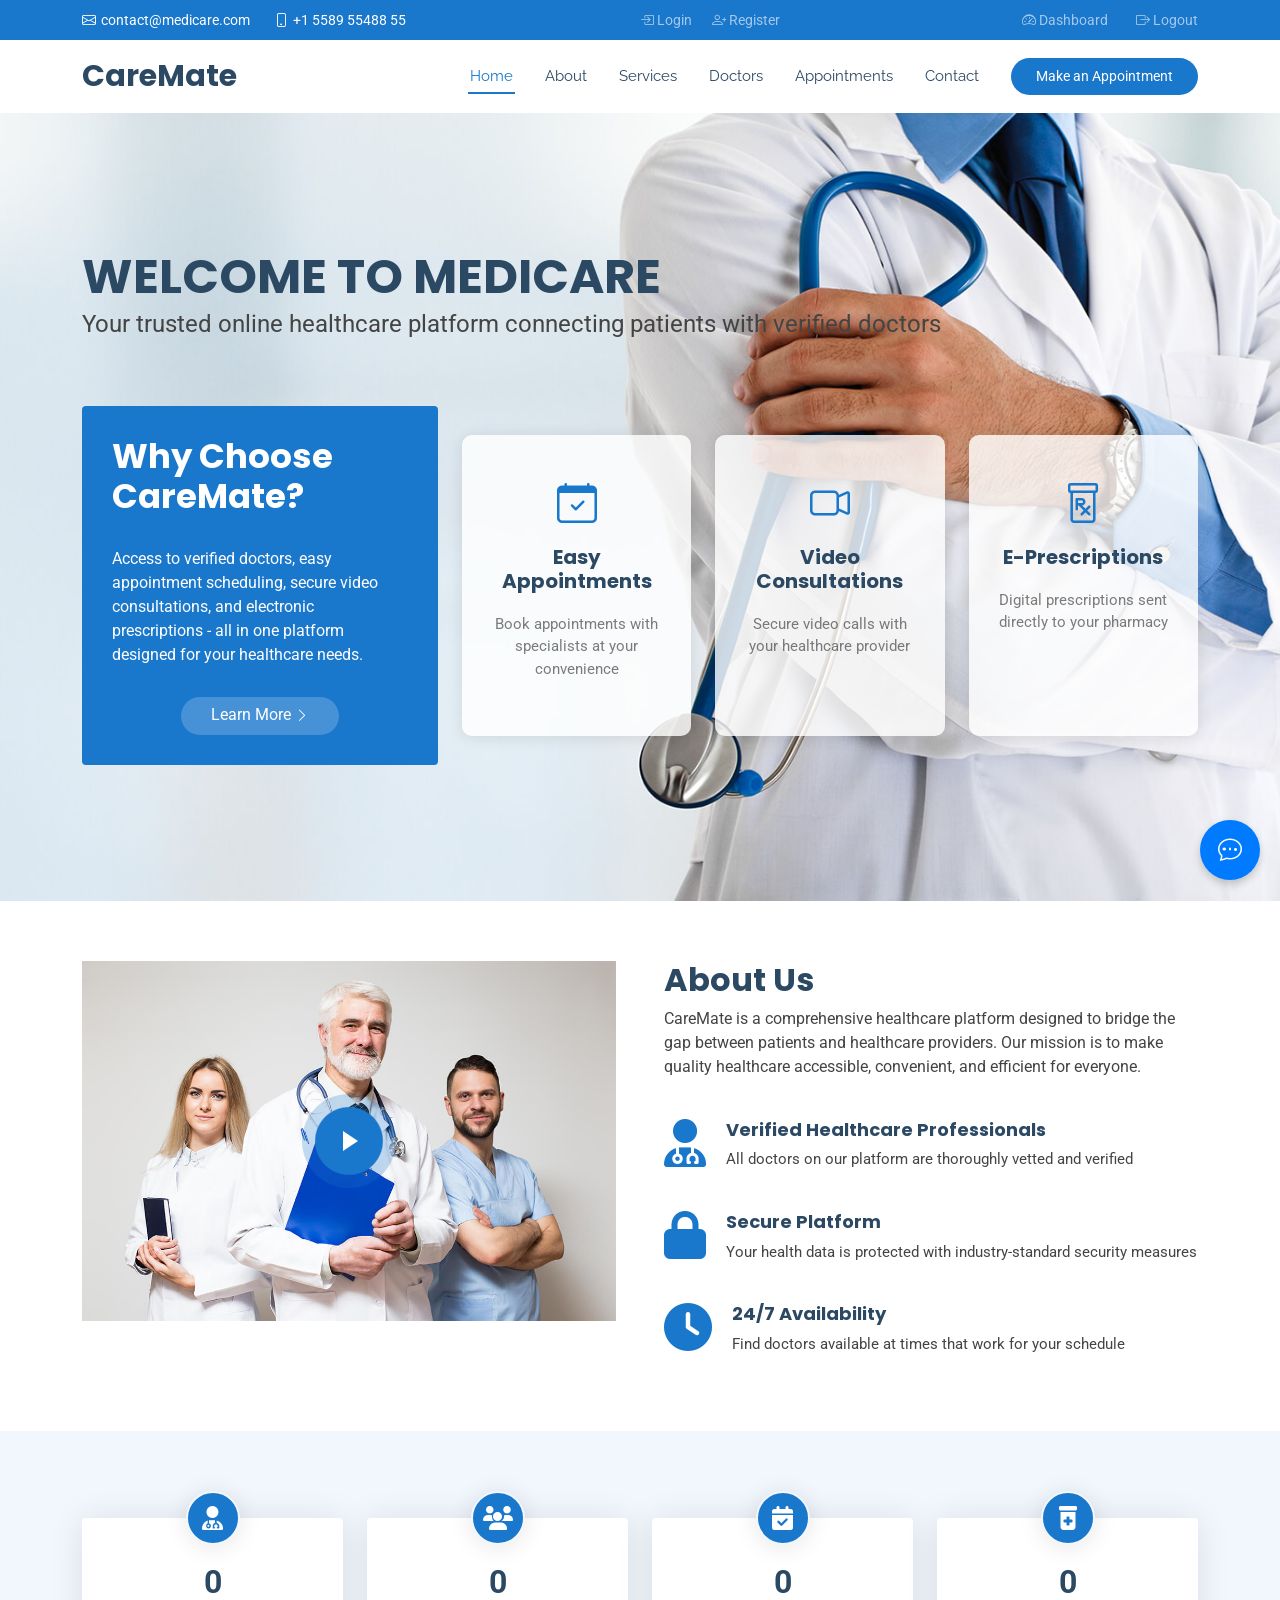
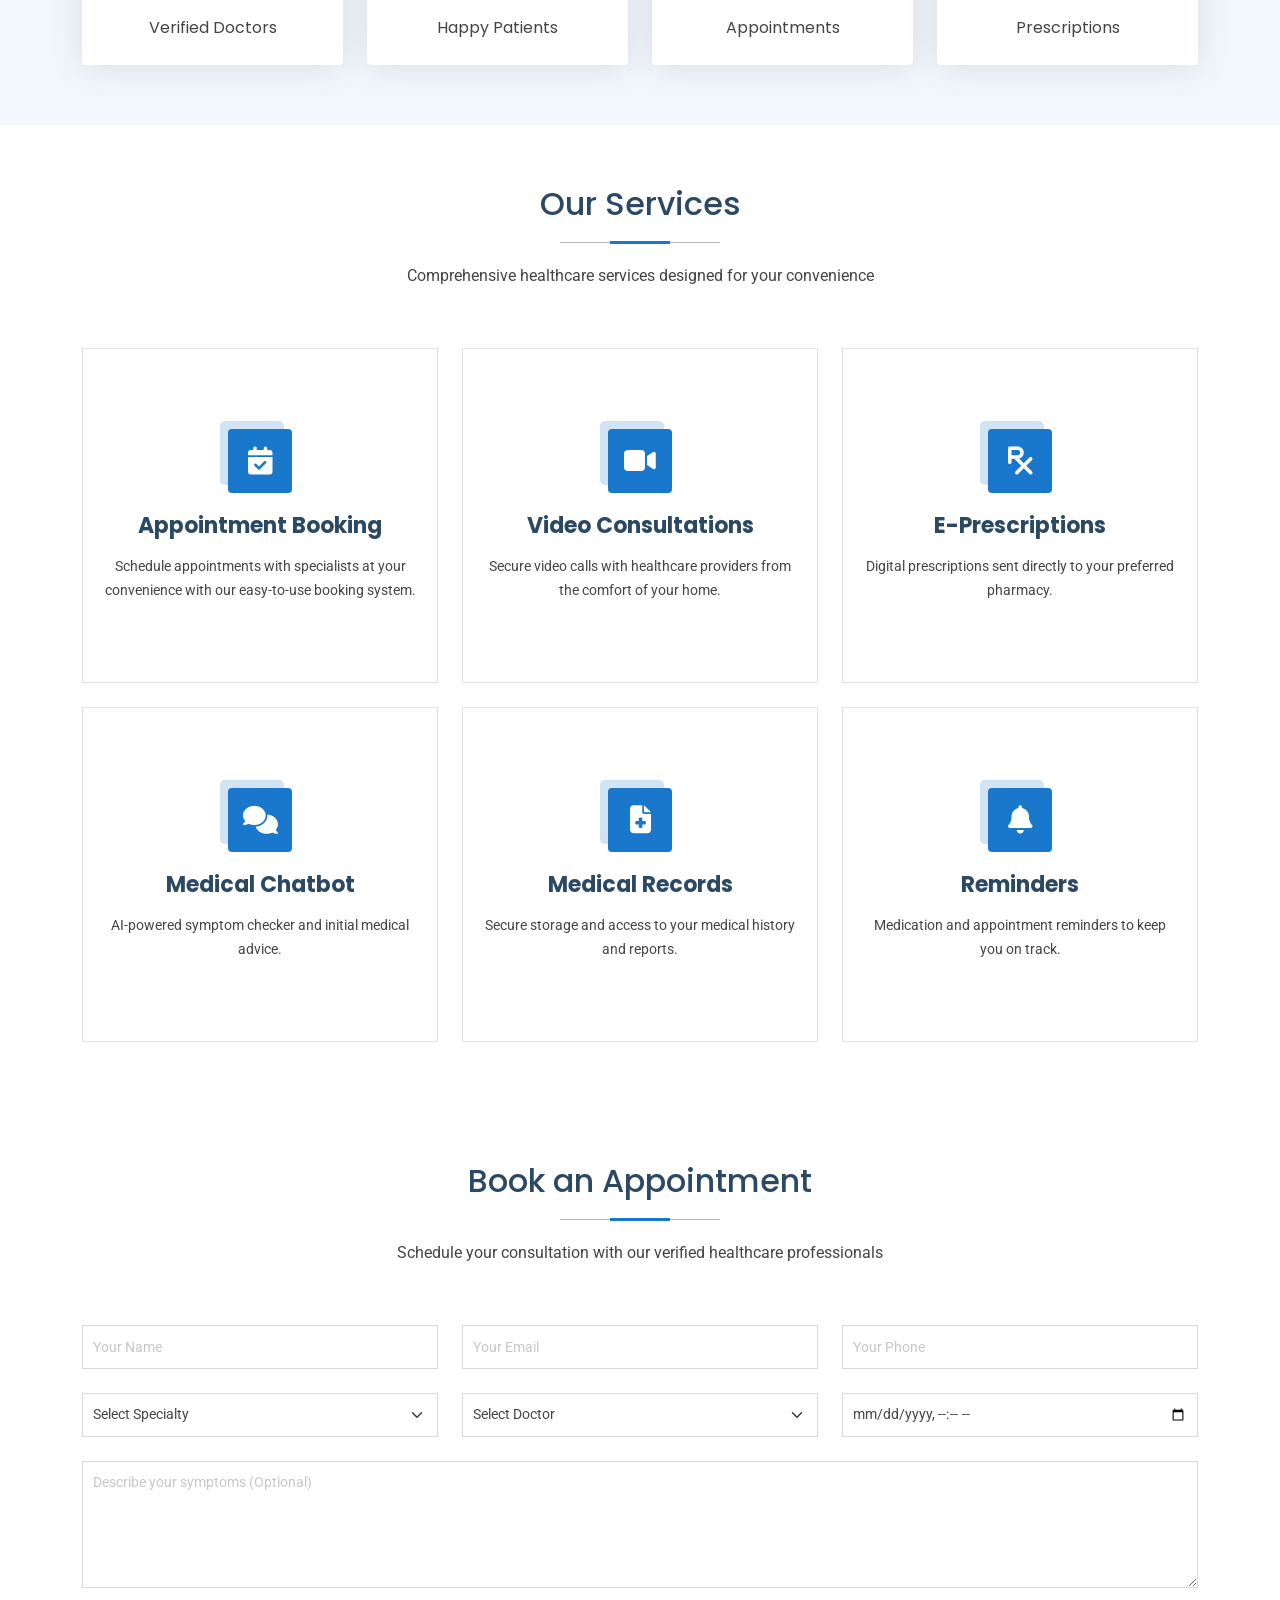
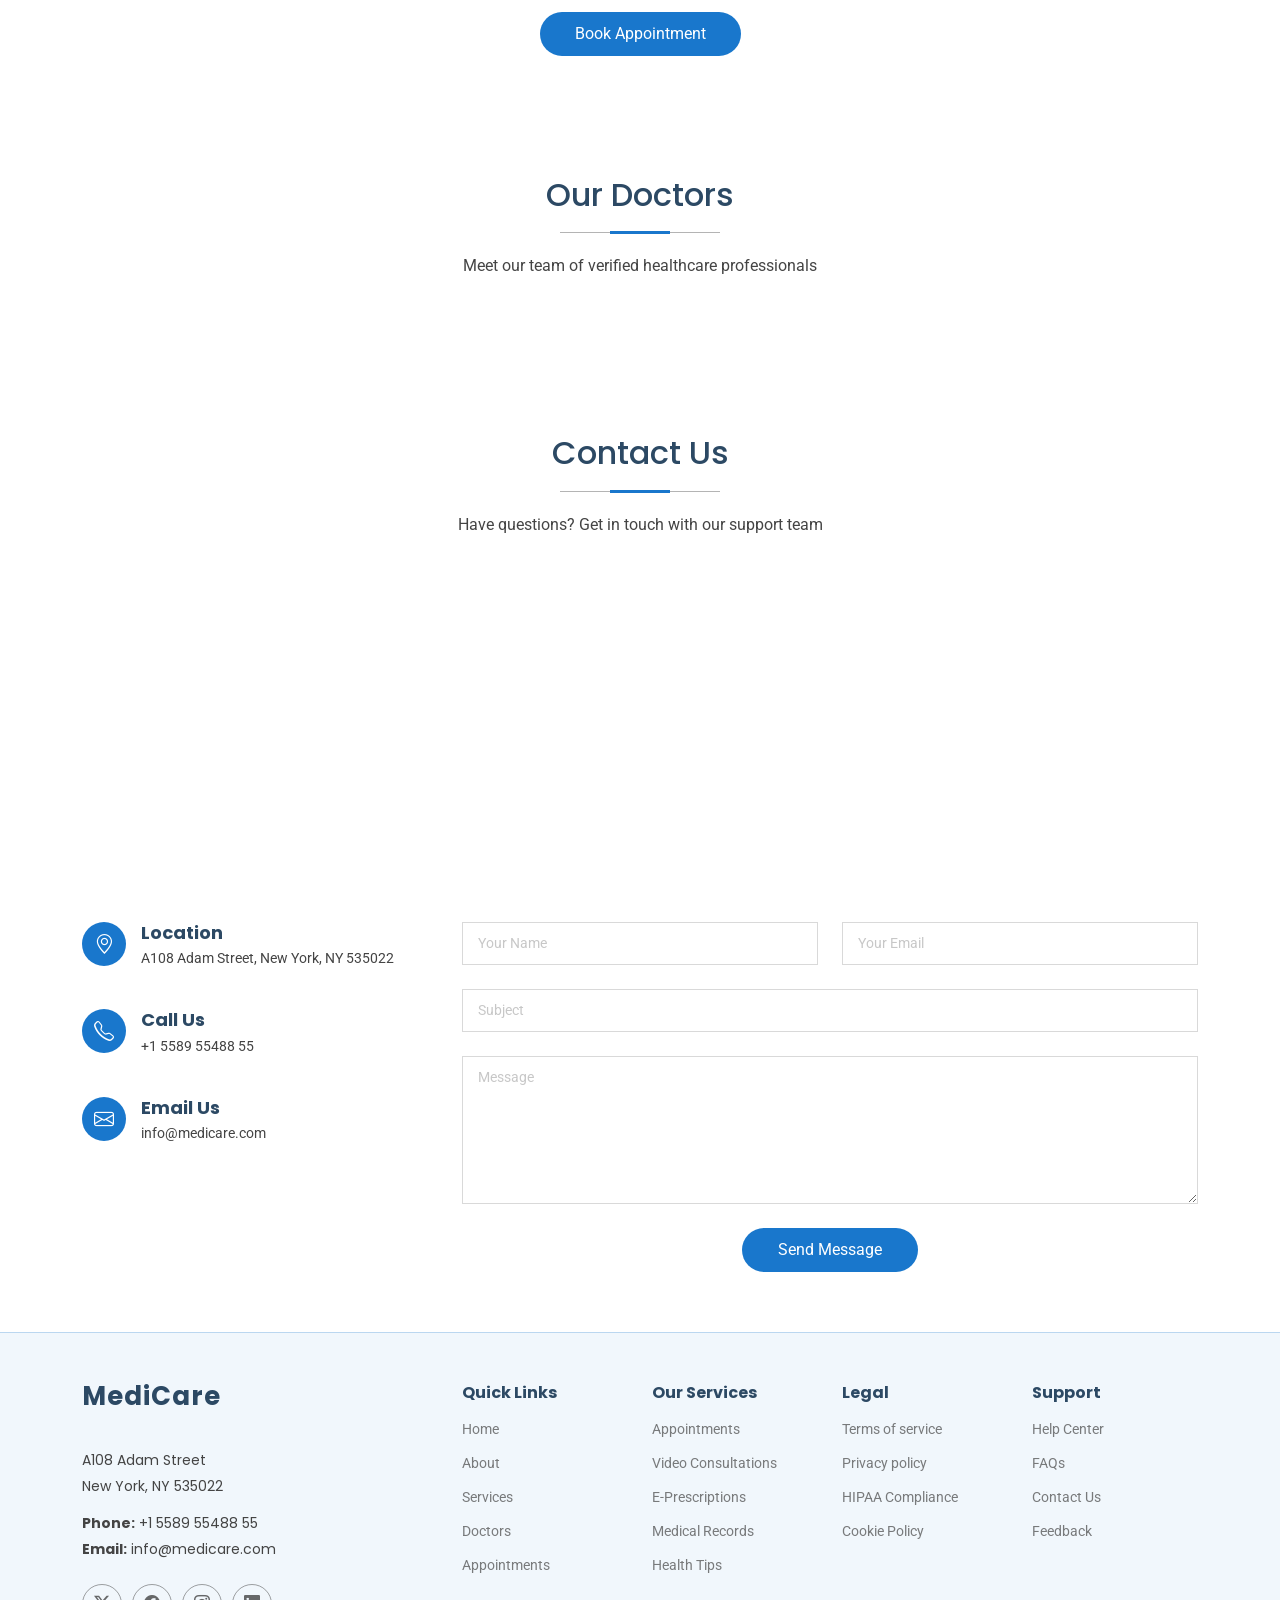
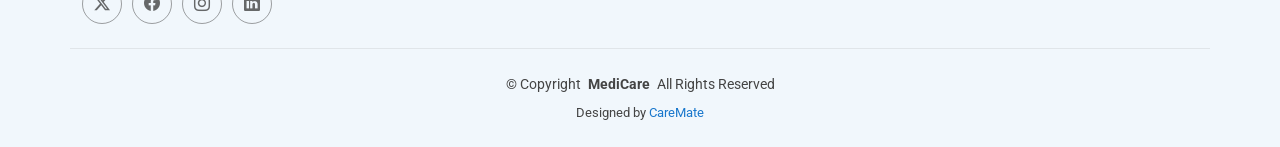
<file: index.html>
<!DOCTYPE html>
<html lang="en">

<head>
  <meta charset="utf-8">
  <meta content="width=device-width, initial-scale=1.0" name="viewport">
  <title>MediCare - Healthcare Portal</title>
  <meta name="description" content="Online healthcare portal for patients and doctors">
  <meta name="keywords" content="healthcare, doctor, patient, appointment, medical">

  <!-- Favicons -->
  <link href="assets/img/favicon.png" rel="icon">
  <link href="assets/img/apple-touch-icon.png" rel="apple-touch-icon">

  <!-- Fonts -->
  <link href="https://fonts.googleapis.com" rel="preconnect">
  <link href="https://fonts.gstatic.com" rel="preconnect" crossorigin>
  <link
    href="https://fonts.googleapis.com/css2?family=Roboto:ital,wght@0,100;0,300;0,400;0,500;0,700;0,900;1,100;1,300;1,400;1,500;1,700;1,900&family=Poppins:ital,wght@0,100;0,200;0,300;0,400;0,500;0,600;0,700;0,800;0,900;1,100;1,200;1,300;1,400;1,500;1,600;1,700;1,800;1,900&family=Raleway:ital,wght@0,100;0,200;0,300;0,400;0,500;0,600;0,700;0,800;0,900;1,100;1,200;1,300;1,400;1,500;1,600;1,700;1,800;1,900&display=swap"
    rel="stylesheet">

  <!-- Vendor CSS Files -->
  <link href="assets/vendor/bootstrap/css/bootstrap.min.css" rel="stylesheet">
  <link href="assets/vendor/bootstrap-icons/bootstrap-icons.css" rel="stylesheet">
  <link href="assets/vendor/aos/aos.css" rel="stylesheet">
  <link href="assets/vendor/fontawesome-free/css/all.min.css" rel="stylesheet">
  <link href="assets/vendor/glightbox/css/glightbox.min.css" rel="stylesheet">
  <link href="assets/vendor/swiper/swiper-bundle.min.css" rel="stylesheet">

  <!-- Main CSS File -->
  <link href="assets/css/main.css" rel="stylesheet">

  <!-- PayHere SDK -->
  <script src="https://www.payhere.lk/lib/payhere.js"></script>

  <!-- Chatbot Custom CSS -->
    <link href="assets/css/chatbot.css" rel="stylesheet">
</head>

<body class="index-page">

  <!-- Chatbot Button -->
  <div class="chatbot-btn" id="chatbot-btn" title="Chat with MediCare Assistant">
    <i class="bi bi-chat-dots fs-4"></i>
  </div>

  <!-- Chatbot Modal -->
  <div class="modal fade" id="chatbotModal" tabindex="-1" aria-labelledby="chatbotModalLabel" aria-hidden="true">
    <div class="modal-dialog modal-lg">
      <div class="modal-content">
        <div class="chatbot-header">
          <h5 class="modal-title" id="chatbotModalLabel">MediCare Assistant</h5>
          <button type="button" class="btn-close btn-close-white" data-bs-dismiss="modal" aria-label="Close"></button>
        </div>
        <div class="chatbot-container">
          <div class="chatbot-messages" id="chatbot-messages">
            <div class="chatbot-message bot">
              <div class="message-content">
                Welcome to MediCare Assistant! I'm here to help you with your health concerns. Please describe your symptoms.
              </div>
            </div>
          </div>
          <div class="chatbot-input">
            <div class="input-group">
              <input type="text" class="form-control" id="chatbot-input" placeholder="Describe your symptoms...">
              <button class="btn btn-primary" id="chatbot-send">Send</button>
            </div>
          </div>
        </div>       
      </div>
    </div>
  </div>

  <header id="header" class="header sticky-top">
    <div class="topbar d-flex align-items-center">
      <div class="container d-flex justify-content-center justify-content-md-between">
        <div class="contact-info d-flex align-items-center">
          <i class="bi bi-envelope d-flex align-items-center"><a
              href="mailto:contact@medicare.com">contact@medicare.com</a></i>
          <i class="bi bi-phone d-flex align-items-center ms-4"><span>+1 5589 55488 55</span></i>
        </div>
        <div id="auth-links" class="social-links d-none d-md-flex align-items-center">
          <a href="#" id="login-btn" class="twitter"><i class="bi bi-box-arrow-in-right"></i> Login</a>
          <a href="#" id="register-btn" class="facebook"><i class="bi bi-person-plus"></i> Register</a>
        </div>
        <div id="user-info" class="social-links d-none d-md-flex align-items-center" style="display: none;">
          <span id="user-role" class="me-2"></span>
          <a href="#" id="dashboard-btn" class="twitter me-2"><i class="bi bi-speedometer2"></i> Dashboard</a>
          <a href="#" id="logout-btn" class="facebook"><i class="bi bi-box-arrow-right"></i> Logout</a>
        </div>
      </div>
    </div><!-- End Top Bar -->

    <div class="branding d-flex align-items-center">
      <div class="container position-relative d-flex align-items-center justify-content-between">
        <a href="index.html" class="logo d-flex align-items-center me-auto">
          <h1 class="sitename">CareMate</h1>
        </a>

        <nav id="navmenu" class="navmenu">
          <ul>
            <li><a href="#hero" class="active">Home</a></li>
            <li><a href="#about">About</a></li>
            <li><a href="#services">Services</a></li>
            <li><a href="#doctors">Doctors</a></li>
            <li><a href="#appointment">Appointments</a></li>
            <li><a href="#contact">Contact</a></li>
          </ul>
          <i class="mobile-nav-toggle d-xl-none bi bi-list"></i>
        </nav>

        <a class="cta-btn d-none d-sm-block" href="#appointment">Make an Appointment</a>
      </div>
    </div>
  </header>

  <main class="main">
    <!-- Hero Section -->
    <section id="hero" class="hero section light-background">
      <img src="assets/img/hero-bg.jpg" alt="" data-aos="fade-in">
      <div class="container position-relative">
        <div class="welcome position-relative" data-aos="fade-down" data-aos-delay="100">
          <h2>WELCOME TO MEDICARE</h2>
          <p>Your trusted online healthcare platform connecting patients with verified doctors</p>
        </div>
        <div class="content row gy-4">
          <div class="col-lg-4 d-flex align-items-stretch">
            <div class="why-box" data-aos="zoom-out" data-aos-delay="200">
              <h3>Why Choose CareMate?</h3>
              <p>
                Access to verified doctors, easy appointment scheduling, secure video consultations,
                and electronic prescriptions - all in one platform designed for your healthcare needs.
              </p>
              <div class="text-center">
                <a href="#about" class="more-btn"><span>Learn More</span> <i class="bi bi-chevron-right"></i></a>
              </div>
            </div>
          </div>
          <div class="col-lg-8 d-flex align-items-stretch">
            <div class="d-flex flex-column justify-content-center">
              <div class="row gy-4">
                <div class="col-xl-4 d-flex align-items-stretch">
                  <div class="icon-box" data-aos="zoom-out" data-aos-delay="300">
                    <i class="bi bi-calendar-check"></i>
                    <h4>Easy Appointments</h4>
                    <p>Book appointments with specialists at your convenience</p>
                  </div>
                </div>
                <div class="col-xl-4 d-flex align-items-stretch">
                  <div class="icon-box" data-aos="zoom-out" data-aos-delay="400">
                    <i class="bi bi-camera-video"></i>
                    <h4>Video Consultations</h4>
                    <p>Secure video calls with your healthcare provider</p>
                  </div>
                </div>
                <div class="col-xl-4 d-flex align-items-stretch">
                  <div class="icon-box" data-aos="zoom-out" data-aos-delay="500">
                    <i class="bi bi-prescription"></i>
                    <h4>E-Prescriptions</h4>
                    <p>Digital prescriptions sent directly to your pharmacy</p>
                  </div>
                </div>
              </div>
            </div>
          </div>
        </div>
      </div>
    </section><!-- /Hero Section -->

    <!-- About Section -->
    <section id="about" class="about section">
      <div class="container">
        <div class="row gy-4 gx-5">
          <div class="col-lg-6 position-relative align-self-start" data-aos="fade-up" data-aos-delay="200">
            <img src="assets/img/about.jpg" class="img-fluid" alt="">
            <a href="https://www.youtube.com/watch?v=Y7f98aduVJ8" class="glightbox pulsating-play-btn"></a>
          </div>
          <div class="col-lg-6 content" data-aos="fade-up" data-aos-delay="100">
            <h3>About Us</h3>
            <p>
              CareMate is a comprehensive healthcare platform designed to bridge the gap between patients and healthcare
              providers.
              Our mission is to make quality healthcare accessible, convenient, and efficient for everyone.
            </p>
            <ul>
              <li>
                <i class="fa-solid fa-user-doctor"></i>
                <div>
                  <h5>Verified Healthcare Professionals</h5>
                  <p>All doctors on our platform are thoroughly vetted and verified</p>
                </div>
              </li>
              <li>
                <i class="fa-solid fa-lock"></i>
                <div>
                  <h5>Secure Platform</h5>
                  <p>Your health data is protected with industry-standard security measures</p>
                </div>
              </li>
              <li>
                <i class="fa-solid fa-clock"></i>
                <div>
                  <h5>24/7 Availability</h5>
                  <p>Find doctors available at times that work for your schedule</p>
                </div>
              </li>
            </ul>
          </div>
        </div>
      </div>
    </section><!-- /About Section -->

    <!-- Stats Section -->
    <section id="stats" class="stats section light-background">
      <div class="container" data-aos="fade-up" data-aos-delay="100">
        <div class="row gy-4">
          <div class="col-lg-3 col-md-6 d-flex flex-column align-items-center">
            <i class="fa-solid fa-user-doctor"></i>
            <div class="stats-item">
              <span id="doctors-count" data-purecounter-start="0" data-purecounter-end="0" data-purecounter-duration="1"
                class="purecounter"></span>
              <p>Verified Doctors</p>
            </div>
          </div>
          <div class="col-lg-3 col-md-6 d-flex flex-column align-items-center">
            <i class="fa-solid fa-users"></i>
            <div class="stats-item">
              <span id="patients-count" data-purecounter-start="0" data-purecounter-end="0"
                data-purecounter-duration="1" class="purecounter"></span>
              <p>Happy Patients</p>
            </div>
          </div>
          <div class="col-lg-3 col-md-6 d-flex flex-column align-items-center">
            <i class="fas fa-calendar-check"></i>
            <div class="stats-item">
              <span id="appointments-count" data-purecounter-start="0" data-purecounter-end="0"
                data-purecounter-duration="1" class="purecounter"></span>
              <p>Appointments</p>
            </div>
          </div>
          <div class="col-lg-3 col-md-6 d-flex flex-column align-items-center">
            <i class="fas fa-prescription-bottle-alt"></i>
            <div class="stats-item">
              <span id="prescriptions-count" data-purecounter-start="0" data-purecounter-end="0"
                data-purecounter-duration="1" class="purecounter"></span>
              <p>Prescriptions</p>
            </div>
          </div>
        </div>
      </div>
    </section><!-- /Stats Section -->

    <!-- Services Section -->
    <section id="services" class="services section">
      <div class="container section-title" data-aos="fade-up">
        <h2>Our Services</h2>
        <p>Comprehensive healthcare services designed for your convenience</p>
      </div>
      <div class="container">
        <div class="row gy-4">
          <div class="col-lg-4 col-md-6" data-aos="fade-up" data-aos-delay="100">
            <div class="service-item position-relative">
              <div class="icon">
                <i class="fas fa-calendar-check"></i>
              </div>
              <h3>Appointment Booking</h3>
              <p>Schedule appointments with specialists at your convenience with our easy-to-use booking system.</p>
            </div>
          </div>
          <div class="col-lg-4 col-md-6" data-aos="fade-up" data-aos-delay="200">
            <div class="service-item position-relative">
              <div class="icon">
                <i class="fas fa-video"></i>
              </div>
              <h3>Video Consultations</h3>
              <p>Secure video calls with healthcare providers from the comfort of your home.</p>
            </div>
          </div>
          <div class="col-lg-4 col-md-6" data-aos="fade-up" data-aos-delay="300">
            <div class="service-item position-relative">
              <div class="icon">
                <i class="fas fa-prescription"></i>
              </div>
              <h3>E-Prescriptions</h3>
              <p>Digital prescriptions sent directly to your preferred pharmacy.</p>
            </div>
          </div>
          <div class="col-lg-4 col-md-6" data-aos="fade-up" data-aos-delay="400">
            <div class="service-item position-relative">
              <div class="icon">
                <i class="fas fa-comments"></i>
              </div>
              <h3>Medical Chatbot</h3>
              <p>AI-powered symptom checker and initial medical advice.</p>
            </div>
          </div>
          <div class="col-lg-4 col-md-6" data-aos="fade-up" data-aos-delay="500">
            <div class="service-item position-relative">
              <div class="icon">
                <i class="fas fa-file-medical"></i>
              </div>
              <h3>Medical Records</h3>
              <p>Secure storage and access to your medical history and reports.</p>
            </div>
          </div>
          <div class="col-lg-4 col-md-6" data-aos="fade-up" data-aos-delay="600">
            <div class="service-item position-relative">
              <div class="icon">
                <i class="fas fa-bell"></i>
              </div>
              <h3>Reminders</h3>
              <p>Medication and appointment reminders to keep you on track.</p>
            </div>
          </div>
        </div>
      </div>
    </section><!-- /Services Section -->

    <!-- Appointment Section -->
    <section id="appointment" class="appointment section">
      <div class="container section-title" data-aos="fade-up">
        <h2>Book an Appointment</h2>
        <p>Schedule your consultation with our verified healthcare professionals</p>
      </div>
      <div class="container" data-aos="fade-up" data-aos-delay="100">
        <form id="appointment-form" class="php-email-form">
          <div class="row">
            <div class="col-md-4 form-group">
              <input type="text" name="name" class="form-control" id="name" placeholder="Your Name" required>
            </div>
            <div class="col-md-4 form-group mt-3 mt-md-0">
              <input type="email" class="form-control" name="email" id="email" placeholder="Your Email" required>
            </div>
            <div class="col-md-4 form-group mt-3 mt-md-0">
              <input type="tel" class="form-control" name="phone" id="phone" placeholder="Your Phone" required>
            </div>
          </div>
          <div class="row">
            <div class="col-md-4 form-group mt-3">
              <select name="specialty" id="specialty" class="form-select" required>
                <option value="">Select Specialty</option>
                <option value="Cardiology">Cardiology</option>
                <option value="Neurology">Neurology</option>
                <option value="Pediatrics">Pediatrics</option>
                <option value="Dermatology">Dermatology</option>
                <option value="General Practice">General Practice</option>
              </select>
            </div>
            <div class="col-md-4 form-group mt-3">
              <select name="doctor" id="doctor" class="form-select" required>
                <option value="">Select Doctor</option>
                <!-- Doctors will be populated via API -->
              </select>
            </div>
            <div class="col-md-4 form-group mt-3">
              <input type="datetime-local" name="date" class="form-control datepicker" id="date"
                placeholder="Appointment Date" required>
            </div>
          </div>
          <div class="form-group mt-3">
            <textarea class="form-control" name="symptoms" rows="5"
              placeholder="Describe your symptoms (Optional)"></textarea>
          </div>
          <div class="mt-3">
            <div class="loading">Loading</div>
            <div class="error-message"></div>
            <div class="sent-message">Your appointment request has been sent successfully. Thank you!</div>
            <div class="text-center"><button type="submit">Book Appointment</button></div>
          </div>
        </form>
      </div>
    </section><!-- /Appointment Section -->

    <!-- Doctors Section -->
    <section id="doctors" class="doctors section">
      <div class="container section-title" data-aos="fade-up">
        <h2>Our Doctors</h2>
        <p>Meet our team of verified healthcare professionals</p>
      </div>
      <div class="container">
        <div class="row gy-4" id="doctors-list">
          <!-- Doctors will be populated via API -->
        </div>
      </div>
    </section><!-- /Doctors Section -->

    <!-- Contact Section -->
    <section id="contact" class="contact section">
      <div class="container section-title" data-aos="fade-up">
        <h2>Contact Us</h2>
        <p>Have questions? Get in touch with our support team</p>
      </div>
      <div class="mb-5" data-aos="fade-up" data-aos-delay="200">
        <iframe style="border:0; width: 100%; height: 270px;"
          src="https://www.google.com/maps/embed?pb=!1m14!1m8!1m3!1d48389.78314118045!2d-74.006138!3d40.710059!3m2!1i1024!2i768!4f13.1!3m3!1m2!1s0x89c25a22a3bda30d%3A0xb89d1fe6bc499443!2sDowntown%20Conference%20Center!5e0!3m2!1sen!2us!4v1676961268712!5m2!1sen!2us"
          frameborder="0" allowfullscreen="" loading="lazy" referrerpolicy="no-referrer-when-downgrade"></iframe>
      </div>
      <div class="container" data-aos="fade-up" data-aos-delay="100">
        <div class="row gy-4">
          <div class="col-lg-4">
            <div class="info-item d-flex" data-aos="fade-up" data-aos-delay="300">
              <i class="bi bi-geo-alt flex-shrink-0"></i>
              <div>
                <h3>Location</h3>
                <p>A108 Adam Street, New York, NY 535022</p>
              </div>
            </div>
            <div class="info-item d-flex" data-aos="fade-up" data-aos-delay="400">
              <i class="bi bi-telephone flex-shrink-0"></i>
              <div>
                <h3>Call Us</h3>
                <p>+1 5589 55488 55</p>
              </div>
            </div>
            <div class="info-item d-flex" data-aos="fade-up" data-aos-delay="500">
              <i class="bi bi-envelope flex-shrink-0"></i>
              <div>
                <h3>Email Us</h3>
                <p>info@medicare.com</p>
              </div>
            </div>
          </div>
          <div class="col-lg-8">
            <form id="contact-form" class="php-email-form" data-aos="fade-up" data-aos-delay="200">
              <div class="row gy-4">
                <div class="col-md-6">
                  <input type="text" name="name" class="form-control" placeholder="Your Name" required>
                </div>
                <div class="col-md-6">
                  <input type="email" class="form-control" name="email" placeholder="Your Email" required>
                </div>
                <div class="col-md-12">
                  <input type="text" class="form-control" name="subject" placeholder="Subject" required>
                </div>
                <div class="col-md-12">
                  <textarea class="form-control" name="message" rows="6" placeholder="Message" required></textarea>
                </div>
                <div class="col-md-12 text-center">
                  <div class="loading">Loading</div>
                  <div class="error-message"></div>
                  <div class="sent-message">Your message has been sent. Thank you!</div>
                  <button type="submit">Send Message</button>
                </div>
              </div>
            </form>
          </div>
        </div>
      </div>
    </section><!-- /Contact Section -->

    <!-- Login Modal -->
    <div class="modal fade" id="loginModal" tabindex="-1" aria-labelledby="loginModalLabel" aria-hidden="true">
      <div class="modal-dialog">
        <div class="modal-content">
          <div class="modal-header">
            <h5 class="modal-title" id="loginModalLabel">Login to Your Account</h5>
            <button type="button" class="btn-close" data-bs-dismiss="modal" aria-label="Close"></button>
          </div>
          <div class="modal-body">
            <form id="login-form">
              <div class="mb-3">
                <label for="login-email" class="form-label">Email address</label>
                <input type="email" class="form-control" id="login-email" required>
              </div>
              <div class="mb-3">
                <label for="login-password" class="form-label">Password</label>
                <input type="password" class="form-control" id="login-password" required>
              </div>
              <div class="mb-3 form-check">
                <input type="checkbox" class="form-check-input" id="remember-me">
                <label class="form-check-label" for="remember-me">Remember me</label>
              </div>
              <button type="submit" class="btn btn-primary w-100">Login</button>
            </form>
            <div class="text-center mt-3">
              <p>Don't have an account? <a href="#" id="show-register">Register</a></p>
            </div>
          </div>
        </div>
      </div>
    </div>

    <!-- Register Modal -->
    <div class="modal fade" id="registerModal" tabindex="-1" aria-labelledby="registerModalLabel" aria-hidden="true">
      <div class="modal-dialog">
        <div class="modal-content">
          <div class="modal-header">
            <h5 class="modal-title" id="registerModalLabel">Create an Account</h5>
            <button type="button" class="btn-close" data-bs-dismiss="modal" aria-label="Close"></button>
          </div>
          <div class="modal-body">
            <form id="register-form">
              <div class="mb-3">
                <label for="register-name" class="form-label">Full Name</label>
                <input type="text" class="form-control" id="register-name" required>
              </div>
              <div class="mb-3">
                <label for="register-email" class="form-label">Email address</label>
                <input type="email" class="form-control" id="register-email" required>
              </div>
              <div class="mb-3">
                <label for="register-password" class="form-label">Password</label>
                <input type="password" class="form-control" id="register-password" required>
              </div>
              <div class="mb-3">
                <label for="register-confirm-password" class="form-label">Confirm Password</label>
                <input type="password" class="form-control" id="register-confirm-password" required>
              </div>
              <div class="mb-3">
                <label for="register-role" class="form-label">I am a</label>
                <select class="form-select" id="register-role" required>
                  <option value="">Select Role</option>
                  <option value="PATIENT">Patient</option>
                  <option value="DOCTOR">Doctor</option>
                </select>
              </div>
              <div id="doctor-fields" style="display: none;">
                <div class="mb-3">
                  <label for="register-specialty" class="form-label">Specialty</label>
                  <input type="text" class="form-control" id="register-specialty">
                </div>
                <div class="mb-3">
                  <label for="register-availability" class="form-label">Availability</label>
                  <input type="text" class="form-control" id="register-availability"
                    placeholder="e.g., Mon-Fri 9am-5pm">
                </div>
              </div>
              <div id="patient-fields">
                <div class="mb-3">
                  <label for="register-age" class="form-label">Age</label>
                  <input type="number" class="form-control" id="register-age">
                </div>
                <div class="mb-3">
                  <label for="register-gender" class="form-label">Gender</label>
                  <select class="form-select" id="register-gender">
                    <option value="">Select Gender</option>
                    <option value="Male">Male</option>
                    <option value="Female">Female</option>
                    <option value="Other">Other</option>
                  </select>
                </div>
              </div>
              <button type="submit" class="btn btn-primary w-100">Register</button>
            </form>
            <div class="text-center mt-3">
              <p>Already have an account? <a href="#" id="show-login">Login</a></p>
            </div>
          </div>
        </div>
      </div>
    </div>

    <!-- Video Call Modal -->
    <div class="modal fade" id="videoCallModal" tabindex="-1" aria-labelledby="videoCallModalLabel" aria-hidden="true">
      <div class="modal-dialog modal-lg">
        <div class="modal-content">
          <div class="modal-header">
            <h5 class="modal-title" id="videoCallModalLabel">Video Consultation</h5>
            <button type="button" class="btn-close" data-bs-dismiss="modal" aria-label="Close"></button>
          </div>
          <div class="modal-body">
            <div class="row">
              <div class="col-md-8">
                <div id="video-container"
                  style="width: 100%; height: 400px; background-color: #000; position: relative;">
                  <div id="local-video"
                    style="position: absolute; bottom: 20px; right: 20px; width: 120px; height: 90px; z-index: 100;">
                  </div>
                  <div id="remote-video" style="width: 100%; height: 100%;"></div>
                </div>
              </div>
              <div class="col-md-4">
                <div class="chat-container"
                  style="height: 400px; overflow-y: auto; border: 1px solid #ddd; padding: 10px; margin-bottom: 10px;"
                  id="chat-messages">
                  <!-- Chat messages will appear here -->
                </div>
                <div class="input-group">
                  <input type="text" class="form-control" id="chat-input" placeholder="Type your message...">
                  <button class="btn btn-primary" id="send-message">Send</button>
                </div>
                <div class="mt-3">
                  <button id="end-call" class="btn btn-danger w-100">End Call</button>
                </div>
              </div>
            </div>
          </div>
        </div>
      </div>
    </div>

  </main>

  <footer id="footer" class="footer light-background">
    <div class="container footer-top">
      <div class="row gy-4">
        <div class="col-lg-4 col-md-6 footer-about">
          <a href="index.html" class="logo d-flex align-items-center">
            <span class="sitename">MediCare</span>
          </a>
          <div class="footer-contact pt-3">
            <p>A108 Adam Street</p>
            <p>New York, NY 535022</p>
            <p class="mt-3"><strong>Phone:</strong> <span>+1 5589 55488 55</span></p>
            <p><strong>Email:</strong> <span>info@medicare.com</span></p>
          </div>
          <div class="social-links d-flex mt-4">
            <a href="#"><i class="bi bi-twitter-x"></i></a>
            <a href="#"><i class="bi bi-facebook"></i></a>
            <a href="#"><i class="bi bi-instagram"></i></a>
            <a href="#"><i class="bi bi-linkedin"></i></a>
          </div>
        </div>
        <div class="col-lg-2 col-md-3 footer-links">
          <h4>Quick Links</h4>
          <ul>
            <li><a href="#hero">Home</a></li>
            <li><a href="#about">About</a></li>
            <li><a href="#services">Services</a></li>
            <li><a href="#doctors">Doctors</a></li>
            <li><a href="#appointment">Appointments</a></li>
          </ul>
        </div>
        <div class="col-lg-2 col-md-3 footer-links">
          <h4>Our Services</h4>
          <ul>
            <li><a href="#">Appointments</a></li>
            <li><a href="#">Video Consultations</a></li>
            <li><a href="#">E-Prescriptions</a></li>
            <li><a href="#">Medical Records</a></li>
            <li><a href="#">Health Tips</a></li>
          </ul>
        </div>
        <div class="col-lg-2 col-md-3 footer-links">
          <h4>Legal</h4>
          <ul>
            <li><a href="#">Terms of service</a></li>
            <li><a href="#">Privacy policy</a></li>
            <li><a href="#">HIPAA Compliance</a></li>
            <li><a href="#">Cookie Policy</a></li>
          </ul>
        </div>
        <div class="col-lg-2 col-md-3 footer-links">
          <h4>Support</h4>
          <ul>
            <li><a href="#">Help Center</a></li>
            <li><a href="#">FAQs</a></li>
            <li><a href="#">Contact Us</a></li>
            <li><a href="#">Feedback</a></li>
          </ul>
        </div>
      </div>
    </div>
    <div class="container copyright text-center mt-4">
      <p>© <span>Copyright</span> <strong class="px-1 sitename">MediCare</strong> <span>All Rights Reserved</span></p>
      <div class="credits">
        Designed by <a href="#">CareMate</a>
      </div>
    </div>
  </footer>

  <!-- Scroll Top -->
  <a href="#" id="scroll-top" class="scroll-top d-flex align-items-center justify-content-center"><i
      class="bi bi-arrow-up-short"></i></a>

  <!-- Preloader -->
  <div id="preloader"></div>

  <!-- Vendor JS Files -->
  <script src="assets/vendor/bootstrap/js/bootstrap.bundle.min.js"></script>
  <script src="assets/vendor/php-email-form/validate.js"></script>
  <script src="assets/vendor/aos/aos.js"></script>
  <script src="assets/vendor/glightbox/js/glightbox.min.js"></script>
  <script src="assets/vendor/purecounter/purecounter_vanilla.js"></script>
  <script src="assets/vendor/swiper/swiper-bundle.min.js"></script>

  <!-- Shared UI behavior -->
  <script src="assets/js/ui/navigation.js"></script>
  <script src="assets/js/ui/preloader.js"></script>
  <script src="assets/js/ui/scroll-top.js"></script>
  <script src="assets/js/ui/aos.js"></script>
  <script src="assets/js/ui/lightbox.js"></script>
  <script src="assets/js/ui/counters.js"></script>
  <script src="assets/js/ui/faq.js"></script>
  <script src="assets/js/ui/sliders.js"></script>

  <!-- Application feature scripts -->
  <script src="assets/js/auth.js"></script>
  <script src="assets/js/doctors.js"></script>
  <script src="assets/js/stats.js"></script>
  <script src="assets/js/appointments.js"></script>
  <script src="assets/js/payments.js"></script>
  <script src="assets/js/contact.js"></script>
  <script src="assets/js/video-call.js"></script>
  <script src="assets/js/chatbot.js"></script>
</body>

</html>
</file>
<file: assets/css/chatbot.css>
.chatbot-btn {
      position: fixed;
      bottom: 20px;
      right: 20px;
      z-index: 1000;
      background-color: #007bff;
      color: white;
      border-radius: 50%;
      width: 60px;
      height: 60px;
      display: flex;
      align-items: center;
      justify-content: center;
      box-shadow: 0 4px 8px rgba(0, 0, 0, 0.2);
      cursor: pointer;
      transition: transform 0.3s ease;
    }

    .chatbot-btn:hover {
      transform: scale(1.1);
    }

    .chatbot-container {
      height: 500px;
      display: flex;
      flex-direction: column;
      background: #f8f9fa;
    }

    .chatbot-header {
      background: #007bff;
      color: white;
      padding: 15px;
      border-radius: 10px 10px 0 0;
      display: flex;
      justify-content: space-between;
      align-items: center;
    }

    .chatbot-messages {
      flex: 1;
      overflow-y: auto;
      padding: 15px;
      background: white;
    }

    .chatbot-message {
      margin-bottom: 15px;
      display: flex;
      align-items: flex-start;
    }

    .chatbot-message.user {
      justify-content: flex-end;
    }

    .chatbot-message.bot {
      justify-content: flex-start;
    }

    .chatbot-message .message-content {
      max-width: 70%;
      padding: 10px 15px;
      border-radius: 15px;
      position: relative;
    }

    .chatbot-message.user .message-content {
      background: #007bff;
      color: white;
      border-bottom-right-radius: 0;
    }

    .chatbot-message.bot .message-content {
      background: #e9ecef;
      color: #333;
      border-bottom-left-radius: 0;
    }

    .chatbot-message.bot .suggested-specialty {
      margin-top: 10px;
      font-style: italic;
      color: #555;
    }

    .chatbot-message.bot .recommended-doctors {
      margin-top: 10px;
      padding-left: 15px;
    }

    .chatbot-input {
      padding: 15px;
      border-top: 1px solid #ddd;
      background: #f8f9fa;
    }

    .chatbot-input .input-group {
      margin-bottom: 0;
    }

    .chatbot-input input {
      border-radius: 20px;
    }

    .chatbot-input button {
      border-radius: 20px;
    }
</file>
<file: assets/css/main.css>
/**
* Template Name: Medilab
* Template URL: https://bootstrapmade.com/medilab-free-medical-bootstrap-theme/
* Updated: Aug 07 2024 with Bootstrap v5.3.3
* Author: BootstrapMade.com
* License: https://bootstrapmade.com/license/
*/

/*--------------------------------------------------------------
# Font & Color Variables
# Help: https://bootstrapmade.com/color-system/
--------------------------------------------------------------*/
/* Fonts */
:root {
  --default-font: "Roboto",  system-ui, -apple-system, "Segoe UI", Roboto, "Helvetica Neue", Arial, "Noto Sans", "Liberation Sans", sans-serif, "Apple Color Emoji", "Segoe UI Emoji", "Segoe UI Symbol", "Noto Color Emoji";
  --heading-font: "Poppins",  sans-serif;
  --nav-font: "Raleway",  sans-serif;
}

/* Global Colors - The following color variables are used throughout the website. Updating them here will change the color scheme of the entire website */
:root { 
  --background-color: #ffffff; /* Background color for the entire website, including individual sections */
  --default-color: #444444; /* Default color used for the majority of the text content across the entire website */
  --heading-color: #2c4964; /* Color for headings, subheadings and title throughout the website */
  --accent-color: #1977cc; /* Accent color that represents your brand on the website. It's used for buttons, links, and other elements that need to stand out */
  --surface-color: #ffffff; /* The surface color is used as a background of boxed elements within sections, such as cards, icon boxes, or other elements that require a visual separation from the global background. */
  --contrast-color: #ffffff; /* Contrast color for text, ensuring readability against backgrounds of accent, heading, or default colors. */
}

/* Nav Menu Colors - The following color variables are used specifically for the navigation menu. They are separate from the global colors to allow for more customization options */
:root {
  --nav-color: #2c4964;  /* The default color of the main navmenu links */
  --nav-hover-color: #1977cc; /* Applied to main navmenu links when they are hovered over or active */
  --nav-mobile-background-color: #ffffff; /* Used as the background color for mobile navigation menu */
  --nav-dropdown-background-color: #ffffff; /* Used as the background color for dropdown items that appear when hovering over primary navigation items */
  --nav-dropdown-color: #2c4964; /* Used for navigation links of the dropdown items in the navigation menu. */
  --nav-dropdown-hover-color: #1977cc; /* Similar to --nav-hover-color, this color is applied to dropdown navigation links when they are hovered over. */
}

/* Color Presets - These classes override global colors when applied to any section or element, providing reuse of the sam color scheme. */

.light-background {
  --background-color: #f1f7fc;
  --surface-color: #ffffff;
}

.dark-background {
  --background-color: #060606;
  --default-color: #ffffff;
  --heading-color: #ffffff;
  --surface-color: #252525;
  --contrast-color: #ffffff;
}

/* Smooth scroll */
:root {
  scroll-behavior: smooth;
}

/*--------------------------------------------------------------
# General Styling & Shared Classes
--------------------------------------------------------------*/
body {
  color: var(--default-color);
  background-color: var(--background-color);
  font-family: var(--default-font);
}

a {
  color: var(--accent-color);
  text-decoration: none;
  transition: 0.3s;
}

a:hover {
  color: color-mix(in srgb, var(--accent-color), transparent 25%);
  text-decoration: none;
}

h1,
h2,
h3,
h4,
h5,
h6 {
  color: var(--heading-color);
  font-family: var(--heading-font);
}

/* Pulsating Play Button
------------------------------*/
.pulsating-play-btn {
  width: 94px;
  height: 94px;
  background: radial-gradient(var(--accent-color) 50%, color-mix(in srgb, var(--accent-color), transparent 75%) 52%);
  border-radius: 50%;
  display: block;
  position: relative;
  overflow: hidden;
}

.pulsating-play-btn:before {
  content: "";
  position: absolute;
  width: 120px;
  height: 120px;
  animation-delay: 0s;
  animation: pulsate-play-btn 2s;
  animation-direction: forwards;
  animation-iteration-count: infinite;
  animation-timing-function: steps;
  opacity: 1;
  border-radius: 50%;
  border: 5px solid color-mix(in srgb, var(--accent-color), transparent 30%);
  top: -15%;
  left: -15%;
  background: rgba(198, 16, 0, 0);
}

.pulsating-play-btn:after {
  content: "";
  position: absolute;
  left: 50%;
  top: 50%;
  transform: translateX(-40%) translateY(-50%);
  width: 0;
  height: 0;
  border-top: 10px solid transparent;
  border-bottom: 10px solid transparent;
  border-left: 15px solid #fff;
  z-index: 100;
  transition: all 400ms cubic-bezier(0.55, 0.055, 0.675, 0.19);
}

.pulsating-play-btn:hover:before {
  content: "";
  position: absolute;
  left: 50%;
  top: 50%;
  transform: translateX(-40%) translateY(-50%);
  width: 0;
  height: 0;
  border: none;
  border-top: 10px solid transparent;
  border-bottom: 10px solid transparent;
  border-left: 15px solid #fff;
  z-index: 200;
  animation: none;
  border-radius: 0;
}

.pulsating-play-btn:hover:after {
  border-left: 15px solid var(--accent-color);
  transform: scale(20);
}

@keyframes pulsate-play-btn {
  0% {
    transform: scale(0.6, 0.6);
    opacity: 1;
  }

  100% {
    transform: scale(1, 1);
    opacity: 0;
  }
}

/* PHP Email Form Messages
------------------------------*/
.php-email-form .error-message {
  display: none;
  background: #df1529;
  color: #ffffff;
  text-align: left;
  padding: 15px;
  margin-bottom: 24px;
  font-weight: 600;
}

.php-email-form .sent-message {
  display: none;
  color: #ffffff;
  background: #059652;
  text-align: center;
  padding: 15px;
  margin-bottom: 24px;
  font-weight: 600;
}

.php-email-form .loading {
  display: none;
  background: var(--surface-color);
  text-align: center;
  padding: 15px;
  margin-bottom: 24px;
}

.php-email-form .loading:before {
  content: "";
  display: inline-block;
  border-radius: 50%;
  width: 24px;
  height: 24px;
  margin: 0 10px -6px 0;
  border: 3px solid var(--accent-color);
  border-top-color: var(--surface-color);
  animation: php-email-form-loading 1s linear infinite;
}

@keyframes php-email-form-loading {
  0% {
    transform: rotate(0deg);
  }

  100% {
    transform: rotate(360deg);
  }
}

/*--------------------------------------------------------------
# Global Header
--------------------------------------------------------------*/
.header {
  color: var(--default-color);
  transition: all 0.5s;
  z-index: 997;
  background-color: var(--background-color);
}

.header .topbar {
  background-color: var(--accent-color);
  height: 40px;
  padding: 0;
  font-size: 14px;
  transition: all 0.5s;
}

.header .topbar .contact-info i {
  font-style: normal;
  color: var(--contrast-color);
}

.header .topbar .contact-info i a,
.header .topbar .contact-info i span {
  padding-left: 5px;
  color: var(--contrast-color);
}

@media (max-width: 575px) {

  .header .topbar .contact-info i a,
  .header .topbar .contact-info i span {
    font-size: 13px;
  }
}

.header .topbar .contact-info i a {
  line-height: 0;
  transition: 0.3s;
}

.header .topbar .contact-info i a:hover {
  color: var(--contrast-color);
  text-decoration: underline;
}

.header .topbar .social-links a {
  color: color-mix(in srgb, var(--contrast-color), transparent 40%);
  line-height: 0;
  transition: 0.3s;
  margin-left: 20px;
}

.header .topbar .social-links a:hover {
  color: var(--contrast-color);
}

.header .branding {
  min-height: 60px;
  padding: 10px 0;
}

.header .logo {
  line-height: 1;
}

.header .logo img {
  max-height: 36px;
  margin-right: 8px;
}

.header .logo h1 {
  font-size: 30px;
  margin: 0;
  font-weight: 700;
  color: var(--heading-color);
}

.header .cta-btn,
.header .cta-btn:focus {
  color: var(--contrast-color);
  background: var(--accent-color);
  font-size: 14px;
  padding: 8px 25px;
  margin: 0 0 0 30px;
  border-radius: 50px;
  transition: 0.3s;
}

.header .cta-btn:hover,
.header .cta-btn:focus:hover {
  color: var(--contrast-color);
  background: color-mix(in srgb, var(--accent-color), transparent 15%);
}

@media (max-width: 1200px) {
  .header .logo {
    order: 1;
  }

  .header .cta-btn {
    order: 2;
    margin: 0 15px 0 0;
    padding: 6px 15px;
  }

  .header .navmenu {
    order: 3;
  }
}

.scrolled .header {
  box-shadow: 0px 0 18px rgba(0, 0, 0, 0.1);
}

.scrolled .header .topbar {
  height: 0;
  visibility: hidden;
  overflow: hidden;
}

/*--------------------------------------------------------------
# Navigation Menu
--------------------------------------------------------------*/
/* Desktop Navigation */
@media (min-width: 1200px) {
  .navmenu {
    padding: 0;
  }

  .navmenu ul {
    margin: 0;
    padding: 0;
    display: flex;
    list-style: none;
    align-items: center;
  }

  .navmenu li {
    position: relative;
  }

  .navmenu>ul>li {
    white-space: nowrap;
    padding: 15px 14px;
  }

  .navmenu>ul>li:last-child {
    padding-right: 0;
  }

  .navmenu a,
  .navmenu a:focus {
    color: var(--nav-color);
    font-size: 15px;
    padding: 0 2px;
    font-family: var(--nav-font);
    font-weight: 400;
    display: flex;
    align-items: center;
    justify-content: space-between;
    white-space: nowrap;
    transition: 0.3s;
    position: relative;
  }

  .navmenu a i,
  .navmenu a:focus i {
    font-size: 12px;
    line-height: 0;
    margin-left: 5px;
    transition: 0.3s;
  }

  .navmenu>ul>li>a:before {
    content: "";
    position: absolute;
    width: 100%;
    height: 2px;
    bottom: -6px;
    left: 0;
    background-color: var(--nav-hover-color);
    visibility: hidden;
    width: 0px;
    transition: all 0.3s ease-in-out 0s;
  }

  .navmenu a:hover:before,
  .navmenu li:hover>a:before,
  .navmenu .active:before {
    visibility: visible;
    width: 100%;
  }

  .navmenu li:hover>a,
  .navmenu .active,
  .navmenu .active:focus {
    color: var(--nav-hover-color);
  }

  .navmenu .dropdown ul {
    margin: 0;
    padding: 10px 0;
    background: var(--nav-dropdown-background-color);
    display: block;
    position: absolute;
    visibility: hidden;
    left: 14px;
    top: 130%;
    opacity: 0;
    transition: 0.3s;
    border-radius: 4px;
    z-index: 99;
    box-shadow: 0px 0px 30px rgba(0, 0, 0, 0.1);
  }

  .navmenu .dropdown ul li {
    min-width: 200px;
  }

  .navmenu .dropdown ul a {
    padding: 10px 20px;
    font-size: 15px;
    text-transform: none;
    color: var(--nav-dropdown-color);
  }

  .navmenu .dropdown ul a i {
    font-size: 12px;
  }

  .navmenu .dropdown ul a:hover,
  .navmenu .dropdown ul .active:hover,
  .navmenu .dropdown ul li:hover>a {
    color: var(--nav-dropdown-hover-color);
  }

  .navmenu .dropdown:hover>ul {
    opacity: 1;
    top: 100%;
    visibility: visible;
  }

  .navmenu .dropdown .dropdown ul {
    top: 0;
    left: -90%;
    visibility: hidden;
  }

  .navmenu .dropdown .dropdown:hover>ul {
    opacity: 1;
    top: 0;
    left: -100%;
    visibility: visible;
  }
}

/* Mobile Navigation */
@media (max-width: 1199px) {
  .mobile-nav-toggle {
    color: var(--nav-color);
    font-size: 28px;
    line-height: 0;
    margin-right: 10px;
    cursor: pointer;
    transition: color 0.3s;
  }

  .navmenu {
    padding: 0;
    z-index: 9997;
  }

  .navmenu ul {
    display: none;
    list-style: none;
    position: absolute;
    inset: 60px 20px 20px 20px;
    padding: 10px 0;
    margin: 0;
    border-radius: 6px;
    background-color: var(--nav-mobile-background-color);
    border: 1px solid color-mix(in srgb, var(--default-color), transparent 90%);
    box-shadow: none;
    overflow-y: auto;
    transition: 0.3s;
    z-index: 9998;
  }

  .navmenu a,
  .navmenu a:focus {
    color: var(--nav-dropdown-color);
    padding: 10px 20px;
    font-family: var(--nav-font);
    font-size: 17px;
    font-weight: 500;
    display: flex;
    align-items: center;
    justify-content: space-between;
    white-space: nowrap;
    transition: 0.3s;
  }

  .navmenu a i,
  .navmenu a:focus i {
    font-size: 12px;
    line-height: 0;
    margin-left: 5px;
    width: 30px;
    height: 30px;
    display: flex;
    align-items: center;
    justify-content: center;
    border-radius: 50%;
    transition: 0.3s;
    background-color: color-mix(in srgb, var(--accent-color), transparent 90%);
  }

  .navmenu a i:hover,
  .navmenu a:focus i:hover {
    background-color: var(--accent-color);
    color: var(--contrast-color);
  }

  .navmenu a:hover,
  .navmenu .active,
  .navmenu .active:focus {
    color: var(--nav-dropdown-hover-color);
  }

  .navmenu .active i,
  .navmenu .active:focus i {
    background-color: var(--accent-color);
    color: var(--contrast-color);
    transform: rotate(180deg);
  }

  .navmenu .dropdown ul {
    position: static;
    display: none;
    z-index: 99;
    padding: 10px 0;
    margin: 10px 20px;
    background-color: var(--nav-dropdown-background-color);
    transition: all 0.5s ease-in-out;
  }

  .navmenu .dropdown ul ul {
    background-color: rgba(33, 37, 41, 0.1);
  }

  .navmenu .dropdown>.dropdown-active {
    display: block;
    background-color: rgba(33, 37, 41, 0.03);
  }

  .mobile-nav-active {
    overflow: hidden;
  }

  .mobile-nav-active .mobile-nav-toggle {
    color: #fff;
    position: absolute;
    font-size: 32px;
    top: 15px;
    right: 15px;
    margin-right: 0;
    z-index: 9999;
  }

  .mobile-nav-active .navmenu {
    position: fixed;
    overflow: hidden;
    inset: 0;
    background: rgba(33, 37, 41, 0.8);
    transition: 0.3s;
  }

  .mobile-nav-active .navmenu>ul {
    display: block;
  }
}

/*--------------------------------------------------------------
# Global Footer
--------------------------------------------------------------*/
.footer {
  color: var(--default-color);
  background-color: var(--background-color);
  border-top: 1px solid color-mix(in srgb, var(--accent-color), transparent 75%);
  font-size: 14px;
  position: relative;
}

.footer .footer-top {
  padding-top: 50px;
}

.footer .footer-about .logo {
  line-height: 1;
  margin-bottom: 25px;
}

.footer .footer-about .logo img {
  max-height: 40px;
  margin-right: 6px;
}

.footer .footer-about .logo span {
  color: var(--heading-color);
  font-family: var(--heading-font);
  font-size: 26px;
  font-weight: 700;
  letter-spacing: 1px;
}

.footer .footer-about p {
  font-size: 14px;
  font-family: var(--heading-font);
}

.footer .social-links a {
  display: flex;
  align-items: center;
  justify-content: center;
  width: 40px;
  height: 40px;
  border-radius: 50%;
  border: 1px solid color-mix(in srgb, var(--default-color), transparent 50%);
  font-size: 16px;
  color: color-mix(in srgb, var(--default-color), transparent 20%);
  margin-right: 10px;
  transition: 0.3s;
}

.footer .social-links a:hover {
  color: var(--accent-color);
  border-color: var(--accent-color);
}

.footer h4 {
  font-size: 16px;
  font-weight: bold;
  position: relative;
  padding-bottom: 12px;
}

.footer .footer-links {
  margin-bottom: 30px;
}

.footer .footer-links ul {
  list-style: none;
  padding: 0;
  margin: 0;
}

.footer .footer-links ul i {
  padding-right: 2px;
  font-size: 12px;
  line-height: 0;
}

.footer .footer-links ul li {
  padding: 10px 0;
  display: flex;
  align-items: center;
}

.footer .footer-links ul li:first-child {
  padding-top: 0;
}

.footer .footer-links ul a {
  color: color-mix(in srgb, var(--default-color), transparent 30%);
  display: inline-block;
  line-height: 1;
}

.footer .footer-links ul a:hover {
  color: var(--accent-color);
}

.footer .footer-contact p {
  margin-bottom: 5px;
}

.footer .copyright {
  padding-top: 25px;
  padding-bottom: 25px;
  border-top: 1px solid color-mix(in srgb, var(--default-color), transparent 90%);
}

.footer .copyright p {
  margin-bottom: 0;
}

.footer .credits {
  margin-top: 8px;
  font-size: 13px;
}

/*--------------------------------------------------------------
# Preloader
--------------------------------------------------------------*/
#preloader {
  position: fixed;
  inset: 0;
  z-index: 999999;
  overflow: hidden;
  background: var(--background-color);
  transition: all 0.6s ease-out;
}

#preloader:before {
  content: "";
  position: fixed;
  top: calc(50% - 30px);
  left: calc(50% - 30px);
  border: 6px solid #ffffff;
  border-color: var(--accent-color) transparent var(--accent-color) transparent;
  border-radius: 50%;
  width: 60px;
  height: 60px;
  animation: animate-preloader 1.5s linear infinite;
}

@keyframes animate-preloader {
  0% {
    transform: rotate(0deg);
  }

  100% {
    transform: rotate(360deg);
  }
}

/*--------------------------------------------------------------
# Scroll Top Button
--------------------------------------------------------------*/
.scroll-top {
  position: fixed;
  visibility: hidden;
  opacity: 0;
  right: 15px;
  bottom: 15px;
  z-index: 99999;
  background-color: var(--accent-color);
  width: 40px;
  height: 40px;
  border-radius: 4px;
  transition: all 0.4s;
}

.scroll-top i {
  font-size: 24px;
  color: var(--contrast-color);
  line-height: 0;
}

.scroll-top:hover {
  background-color: color-mix(in srgb, var(--accent-color), transparent 20%);
  color: var(--contrast-color);
}

.scroll-top.active {
  visibility: visible;
  opacity: 1;
}

/*--------------------------------------------------------------
# Disable aos animation delay on mobile devices
--------------------------------------------------------------*/
@media screen and (max-width: 768px) {
  [data-aos-delay] {
    transition-delay: 0 !important;
  }
}

/*--------------------------------------------------------------
# Global Page Titles & Breadcrumbs
--------------------------------------------------------------*/
.page-title {
  color: var(--default-color);
  background-color: var(--background-color);
  position: relative;
}

.page-title .heading {
  padding: 80px 0;
  border-top: 1px solid color-mix(in srgb, var(--accent-color), transparent 80%);
}

.page-title .heading h1 {
  font-size: 38px;
  font-weight: 700;
}

.page-title nav {
  background-color: color-mix(in srgb, var(--accent-color), transparent 94%);
  padding: 20px 0;
}

.page-title nav ol {
  display: flex;
  flex-wrap: wrap;
  list-style: none;
  margin: 0;
  font-size: 16px;
  font-weight: 600;
}

.page-title nav ol li+li {
  padding-left: 10px;
}

.page-title nav ol li+li::before {
  content: "/";
  display: inline-block;
  padding-right: 10px;
  color: color-mix(in srgb, var(--default-color), transparent 70%);
}

/*--------------------------------------------------------------
# Global Sections
--------------------------------------------------------------*/
section,
.section {
  color: var(--default-color);
  background-color: var(--background-color);
  padding: 60px 0;
  scroll-margin-top: 72px;
  overflow: clip;
}

@media (max-width: 1199px) {

  section,
  .section {
    scroll-margin-top: 60px;
  }
}

/*--------------------------------------------------------------
# Global Section Titles
--------------------------------------------------------------*/
.section-title {
  text-align: center;
  padding-bottom: 60px;
  position: relative;
}

.section-title h2 {
  font-size: 32px;
  font-weight: 500;
  margin-bottom: 20px;
  padding-bottom: 20px;
  position: relative;
}

.section-title h2:before {
  content: "";
  position: absolute;
  display: block;
  width: 160px;
  height: 1px;
  background: color-mix(in srgb, var(--default-color), transparent 60%);
  left: 0;
  right: 0;
  bottom: 1px;
  margin: auto;
}

.section-title h2::after {
  content: "";
  position: absolute;
  display: block;
  width: 60px;
  height: 3px;
  background: var(--accent-color);
  left: 0;
  right: 0;
  bottom: 0;
  margin: auto;
}

.section-title p {
  margin-bottom: 0;
}

/*--------------------------------------------------------------
# Hero Section
--------------------------------------------------------------*/
.hero {
  width: 100%;
  min-height: calc(100vh - 112px);
  padding: 80px 0;
  display: flex;
  align-items: center;
  justify-content: center;
  position: relative;
  overflow: hidden;
}

.hero img {
  position: absolute;
  inset: 0;
  display: block;
  width: 100%;
  height: 100%;
  object-fit: cover;
  z-index: 1;
}

.hero .container {
  z-index: 3;
}

.hero .welcome h2 {
  margin: 0;
  font-size: 48px;
  font-weight: 700;
}

.hero .welcome p {
  font-size: 24px;
  margin: 0;
}

.hero .content {
  margin-top: 40px;
}

.hero .content .why-box {
  color: var(--contrast-color);
  background: var(--accent-color);
  padding: 30px;
  border-radius: 4px;
}

.hero .content .why-box h3 {
  color: var(--contrast-color);
  font-weight: 700;
  font-size: 34px;
  margin-bottom: 30px;
}

.hero .content .why-box p {
  margin-bottom: 30px;
}

.hero .content .why-box .more-btn {
  color: var(--contrast-color);
  background: color-mix(in srgb, var(--contrast-color), transparent 80%);
  display: inline-block;
  padding: 6px 30px 8px 30px;
  border-radius: 50px;
  transition: all ease-in-out 0.4s;
}

.hero .content .why-box .more-btn i {
  font-size: 14px;
}

.hero .content .why-box .more-btn:hover {
  background: var(--surface-color);
  color: var(--accent-color);
}

.hero .content .icon-box {
  text-align: center;
  border-radius: 10px;
  background: color-mix(in srgb, var(--surface-color), transparent 20%);
  box-shadow: 0px 2px 15px rgba(0, 0, 0, 0.1);
  padding: 40px 30px;
  width: 100%;
}

.hero .content .icon-box i {
  font-size: 40px;
  color: var(--accent-color);
}

.hero .content .icon-box h4 {
  font-size: 20px;
  font-weight: 700;
  margin: 10px 0 20px 0;
}

.hero .content .icon-box p {
  font-size: 15px;
  color: color-mix(in srgb, var(--default-color), transparent 30%);
}

/*--------------------------------------------------------------
# About Section
--------------------------------------------------------------*/
.about .content h3 {
  font-size: 2rem;
  font-weight: 700;
}

.about .content ul {
  list-style: none;
  padding: 0;
}

.about .content ul li {
  display: flex;
  align-items: flex-start;
  margin-top: 40px;
}

.about .content ul i {
  flex-shrink: 0;
  font-size: 48px;
  color: var(--accent-color);
  margin-right: 20px;
}

.about .content ul h5 {
  font-size: 18px;
  font-weight: 700;
}

.about .content ul p {
  font-size: 15px;
}

.about .content p:last-child {
  margin-bottom: 0;
}

.about .pulsating-play-btn {
  position: absolute;
  left: calc(50% - 47px);
  top: calc(50% - 47px);
}

/*--------------------------------------------------------------
# Stats Section
--------------------------------------------------------------*/
.stats i {
  color: var(--contrast-color);
  background-color: var(--accent-color);
  box-shadow: 0px 2px 25px rgba(0, 0, 0, 0.1);
  width: 54px;
  height: 54px;
  font-size: 24px;
  border-radius: 50px;
  border: 2px solid var(--background-color);
  display: inline-flex;
  align-items: center;
  justify-content: center;
  position: relative;
  z-index: 1;
}

.stats .stats-item {
  background-color: var(--surface-color);
  margin-top: -27px;
  padding: 30px 30px 25px 30px;
  width: 100%;
  position: relative;
  text-align: center;
  box-shadow: 0px 2px 35px rgba(0, 0, 0, 0.1);
  border-radius: 4px;
  z-index: 0;
}

.stats .stats-item span {
  font-size: 32px;
  display: block;
  margin: 10px 0;
  font-weight: 700;
  color: var(--heading-color);
}

.stats .stats-item p {
  padding: 0;
  margin: 0;
  font-family: var(--heading-font);
  font-size: 16px;
}

/*--------------------------------------------------------------
# Services Section
--------------------------------------------------------------*/
.services .service-item {
  background-color: var(--surface-color);
  text-align: center;
  border: 1px solid color-mix(in srgb, var(--default-color), transparent 85%);
  padding: 80px 20px;
  transition: all ease-in-out 0.3s;
  height: 100%;
}

.services .service-item .icon {
  margin: 0 auto;
  width: 64px;
  height: 64px;
  background: var(--accent-color);
  border-radius: 4px;
  display: flex;
  align-items: center;
  justify-content: center;
  margin-bottom: 20px;
  transition: 0.3s;
  transform-style: preserve-3d;
}

.services .service-item .icon i {
  color: var(--contrast-color);
  font-size: 28px;
  transition: ease-in-out 0.3s;
}

.services .service-item .icon::before {
  position: absolute;
  content: "";
  left: -8px;
  top: -8px;
  height: 100%;
  width: 100%;
  background: color-mix(in srgb, var(--accent-color), transparent 80%);
  border-radius: 5px;
  transition: all 0.3s ease-out 0s;
  transform: translateZ(-1px);
}

.services .service-item h3 {
  font-weight: 700;
  margin: 10px 0 15px 0;
  font-size: 22px;
}

.services .service-item p {
  line-height: 24px;
  font-size: 14px;
  margin-bottom: 0;
}

.services .service-item:hover {
  background: var(--accent-color);
  border-color: var(--accent-color);
}

.services .service-item:hover .icon {
  background: var(--surface-color);
}

.services .service-item:hover .icon i {
  color: var(--accent-color);
}

.services .service-item:hover .icon::before {
  background: color-mix(in srgb, var(--background-color), transparent 70%);
}

.services .service-item:hover h3,
.services .service-item:hover p {
  color: var(--contrast-color);
}

/*--------------------------------------------------------------
# Appointment Section
--------------------------------------------------------------*/
.appointment .php-email-form {
  width: 100%;
}

.appointment .php-email-form .form-group {
  padding-bottom: 8px;
}

.appointment .php-email-form input,
.appointment .php-email-form textarea,
.appointment .php-email-form select {
  color: var(--default-color);
  background-color: transparent;
  border-color: color-mix(in srgb, var(--default-color), transparent 80%);
  border-radius: 0;
  box-shadow: none;
  font-size: 14px;
  padding: 10px !important;
}

.appointment .php-email-form input:focus,
.appointment .php-email-form textarea:focus,
.appointment .php-email-form select:focus {
  border-color: var(--accent-color);
}

.appointment .php-email-form input::placeholder,
.appointment .php-email-form textarea::placeholder,
.appointment .php-email-form select::placeholder {
  color: color-mix(in srgb, var(--default-color), transparent 70%);
}

.appointment .php-email-form input,
.appointment .php-email-form select {
  height: 44px;
}

.appointment .php-email-form textarea {
  padding: 10px 12px;
}

.appointment .php-email-form button[type=submit] {
  background: var(--accent-color);
  border: 0;
  padding: 10px 35px;
  color: #fff;
  transition: 0.4s;
  border-radius: 50px;
}

.appointment .php-email-form button[type=submit]:hover {
  background: color-mix(in srgb, var(--accent-color) 90%, white 15%);
}

/*--------------------------------------------------------------
# Departments Section
--------------------------------------------------------------*/
.departments {
  overflow: hidden;
}

.departments .nav-tabs {
  border: 0;
}

.departments .nav-link {
  border: 0;
  padding: 12px 15px 12px 0;
  transition: 0.3s;
  color: var(--default-color);
  border-radius: 0;
  border-right: 2px solid color-mix(in srgb, var(--default-color), transparent 90%);
  font-weight: 600;
  font-size: 15px;
}

.departments .nav-link:hover {
  color: var(--accent-color);
}

.departments .nav-link.active {
  color: var(--accent-color);
  border-color: var(--accent-color);
  background-color: var(--background-color);
}

.departments .tab-pane.active {
  animation: fadeIn 0.5s ease-out;
}

.departments .details h3 {
  font-size: 26px;
  font-weight: 600;
  margin-bottom: 20px;
}

.departments .details p {
  color: color-mix(in srgb, var(--default-color), transparent 20%);
}

.departments .details p:last-child {
  margin-bottom: 0;
}

@media (max-width: 992px) {
  .departments .nav-link {
    border: 0;
    padding: 15px;
  }

  .departments .nav-link.active {
    color: var(--accent-color);
    background: var(--accent-color);
  }
}

/*--------------------------------------------------------------
# Doctors Section
--------------------------------------------------------------*/
.doctors .team-member {
  background-color: var(--surface-color);
  box-shadow: 0px 2px 15px rgba(0, 0, 0, 0.1);
  position: relative;
  border-radius: 5px;
  transition: 0.5s;
  padding: 30px;
  height: 100%;
}

@media (max-width: 468px) {
  .doctors .team-member {
    flex-direction: column;
    justify-content: center !important;
    align-items: center !important;
  }
}

.doctors .team-member .pic {
  overflow: hidden;
  width: 150px;
  border-radius: 50%;
  flex-shrink: 0;
}

.doctors .team-member .pic img {
  transition: ease-in-out 0.3s;
}

.doctors .team-member:hover {
  transform: translateY(-10px);
}

.doctors .team-member .member-info {
  padding-left: 30px;
}

@media (max-width: 468px) {
  .doctors .team-member .member-info {
    padding: 30px 0 0 0;
    text-align: center;
  }
}

.doctors .team-member h4 {
  font-weight: 700;
  margin-bottom: 5px;
  font-size: 20px;
}

.doctors .team-member span {
  display: block;
  font-size: 15px;
  padding-bottom: 10px;
  position: relative;
  font-weight: 500;
}

.doctors .team-member span::after {
  content: "";
  position: absolute;
  display: block;
  width: 50px;
  height: 1px;
  background: color-mix(in srgb, var(--default-color), transparent 85%);
  bottom: 0;
  left: 0;
}

@media (max-width: 468px) {
  .doctors .team-member span::after {
    left: calc(50% - 25px);
  }
}

.doctors .team-member p {
  margin: 10px 0 0 0;
  font-size: 14px;
}

.doctors .team-member .social {
  margin-top: 12px;
  display: flex;
  align-items: center;
  justify-content: start;
  width: 100%;
}

@media (max-width: 468px) {
  .doctors .team-member .social {
    justify-content: center;
  }
}

.doctors .team-member .social a {
  background: color-mix(in srgb, var(--default-color), transparent 94%);
  transition: ease-in-out 0.3s;
  display: flex;
  align-items: center;
  justify-content: center;
  border-radius: 50px;
  width: 36px;
  height: 36px;
}

.doctors .team-member .social a i {
  color: color-mix(in srgb, var(--default-color), transparent 20%);
  font-size: 16px;
  margin: 0 2px;
}

.doctors .team-member .social a:hover {
  background: var(--accent-color);
}

.doctors .team-member .social a:hover i {
  color: var(--contrast-color);
}

.doctors .team-member .social a+a {
  margin-left: 8px;
}

/*--------------------------------------------------------------
# Faq Section
--------------------------------------------------------------*/
.faq .faq-container .faq-item {
  background-color: var(--surface-color);
  position: relative;
  padding: 20px;
  margin-bottom: 15px;
  border: 1px solid color-mix(in srgb, var(--accent-color), transparent 75%);
  border-radius: 5px;
  overflow: hidden;
}

.faq .faq-container .faq-item:last-child {
  margin-bottom: 0;
}

.faq .faq-container .faq-item h3 {
  font-weight: 500;
  font-size: 18px;
  line-height: 24px;
  margin: 0 30px 0 0;
  transition: 0.3s;
  cursor: pointer;
  display: flex;
  align-items: center;
}

.faq .faq-container .faq-item h3 .num {
  color: var(--accent-color);
  padding-right: 5px;
}

.faq .faq-container .faq-item h3:hover {
  color: var(--accent-color);
}

.faq .faq-container .faq-item .faq-content {
  display: grid;
  grid-template-rows: 0fr;
  transition: 0.3s ease-in-out;
  visibility: hidden;
  opacity: 0;
}

.faq .faq-container .faq-item .faq-content p {
  margin-bottom: 0;
  overflow: hidden;
}

.faq .faq-container .faq-item .faq-toggle {
  position: absolute;
  top: 20px;
  right: 20px;
  font-size: 16px;
  line-height: 0;
  transition: 0.3s;
  cursor: pointer;
}

.faq .faq-container .faq-item .faq-toggle:hover {
  color: var(--accent-color);
}

.faq .faq-container .faq-active {
  background-color: var(--accent-color);
  border-color: var(--accent-color);
  color: var(--contrast-color);
}

.faq .faq-container .faq-active h3,
.faq .faq-container .faq-active h3:hover {
  color: var(--contrast-color);
}

.faq .faq-container .faq-active .faq-content {
  grid-template-rows: 1fr;
  visibility: visible;
  opacity: 1;
  padding-top: 10px;
}

.faq .faq-container .faq-active .faq-toggle {
  transform: rotate(90deg);
  color: var(--accent-color);
}

/*--------------------------------------------------------------
# Testimonials Section
--------------------------------------------------------------*/
.testimonials .info h3 {
  font-weight: 700;
  font-size: 32px;
}

.testimonials .swiper {
  box-shadow: 0 15px 30px 0 rgba(0, 0, 0, 0.05);
  background-color: var(--surface-color);
}

.testimonials .testimonials-carousel,
.testimonials .testimonials-slider {
  overflow: hidden;
}

.testimonials .testimonial-item {
  box-sizing: content-box;
  min-height: 200px;
  position: relative;
  margin: 30px;
}

.testimonials .testimonial-item .testimonial-img {
  width: 90px;
  height: 90px;
  border-radius: 50px;
  border: 6px solid var(--background-color);
  margin-right: 10px;
}

.testimonials .testimonial-item h3 {
  font-size: 18px;
  font-weight: bold;
  margin: 10px 0 5px 0;
}

.testimonials .testimonial-item h4 {
  color: color-mix(in srgb, var(--default-color), transparent 50%);
  font-size: 14px;
  margin: 0;
}

.testimonials .testimonial-item .stars {
  margin: 10px 0;
}

.testimonials .testimonial-item .stars i {
  color: #ffc107;
  margin: 0 1px;
}

.testimonials .testimonial-item .quote-icon-left,
.testimonials .testimonial-item .quote-icon-right {
  color: color-mix(in srgb, var(--accent-color), transparent 60%);
  font-size: 26px;
  line-height: 0;
}

.testimonials .testimonial-item .quote-icon-left {
  display: inline-block;
  left: -5px;
  position: relative;
}

.testimonials .testimonial-item .quote-icon-right {
  display: inline-block;
  right: -5px;
  position: relative;
  top: 10px;
  transform: scale(-1, -1);
}

.testimonials .testimonial-item p {
  font-style: italic;
  margin: 15px auto 15px auto;
}

.testimonials .swiper-wrapper {
  height: auto;
}

.testimonials .swiper-pagination {
  margin-top: 20px;
  margin-bottom: 20px;
  position: relative;
}

.testimonials .swiper-pagination .swiper-pagination-bullet {
  width: 10px;
  height: 10px;
  background-color: color-mix(in srgb, var(--default-color), transparent 85%);
  opacity: 1;
  border: none;
}

.testimonials .swiper-pagination .swiper-pagination-bullet-active {
  background-color: var(--accent-color);
}

@media (max-width: 767px) {

  .testimonials .testimonials-carousel,
  .testimonials .testimonials-slider {
    overflow: hidden;
  }

  .testimonials .testimonial-item {
    margin: 15px;
  }
}

/*--------------------------------------------------------------
# Gallery Section
--------------------------------------------------------------*/
.gallery .gallery-item {
  overflow: hidden;
  border-right: 3px solid var(--background-color);
  border-bottom: 3px solid var(--background-color);
}

.gallery .gallery-item img {
  transition: all ease-in-out 0.4s;
}

.gallery .gallery-item:hover img {
  transform: scale(1.1);
}

/*--------------------------------------------------------------
# Contact Section
--------------------------------------------------------------*/
.contact .info-item+.info-item {
  margin-top: 40px;
}

.contact .info-item i {
  color: var(--contrast-color);
  background: var(--accent-color);
  font-size: 20px;
  width: 44px;
  height: 44px;
  display: flex;
  justify-content: center;
  align-items: center;
  border-radius: 50px;
  transition: all 0.3s ease-in-out;
  margin-right: 15px;
}

.contact .info-item h3 {
  padding: 0;
  font-size: 18px;
  font-weight: 700;
  margin-bottom: 5px;
}

.contact .info-item p {
  padding: 0;
  margin-bottom: 0;
  font-size: 14px;
}

.contact .php-email-form {
  height: 100%;
}

.contact .php-email-form input[type=text],
.contact .php-email-form input[type=email],
.contact .php-email-form textarea {
  font-size: 14px;
  padding: 10px 15px;
  box-shadow: none;
  border-radius: 0;
  color: var(--default-color);
  background-color: color-mix(in srgb, var(--background-color), transparent 50%);
  border-color: color-mix(in srgb, var(--default-color), transparent 80%);
}

.contact .php-email-form input[type=text]:focus,
.contact .php-email-form input[type=email]:focus,
.contact .php-email-form textarea:focus {
  border-color: var(--accent-color);
}

.contact .php-email-form input[type=text]::placeholder,
.contact .php-email-form input[type=email]::placeholder,
.contact .php-email-form textarea::placeholder {
  color: color-mix(in srgb, var(--default-color), transparent 70%);
}

.contact .php-email-form button[type=submit] {
  color: var(--contrast-color);
  background: var(--accent-color);
  border: 0;
  padding: 10px 36px;
  transition: 0.4s;
  border-radius: 50px;
}

.contact .php-email-form button[type=submit]:hover {
  background: color-mix(in srgb, var(--accent-color), transparent 20%);
}

/*--------------------------------------------------------------
# Starter Section Section
--------------------------------------------------------------*/
.starter-section {
  /* Add your styles here */
}
</file>
